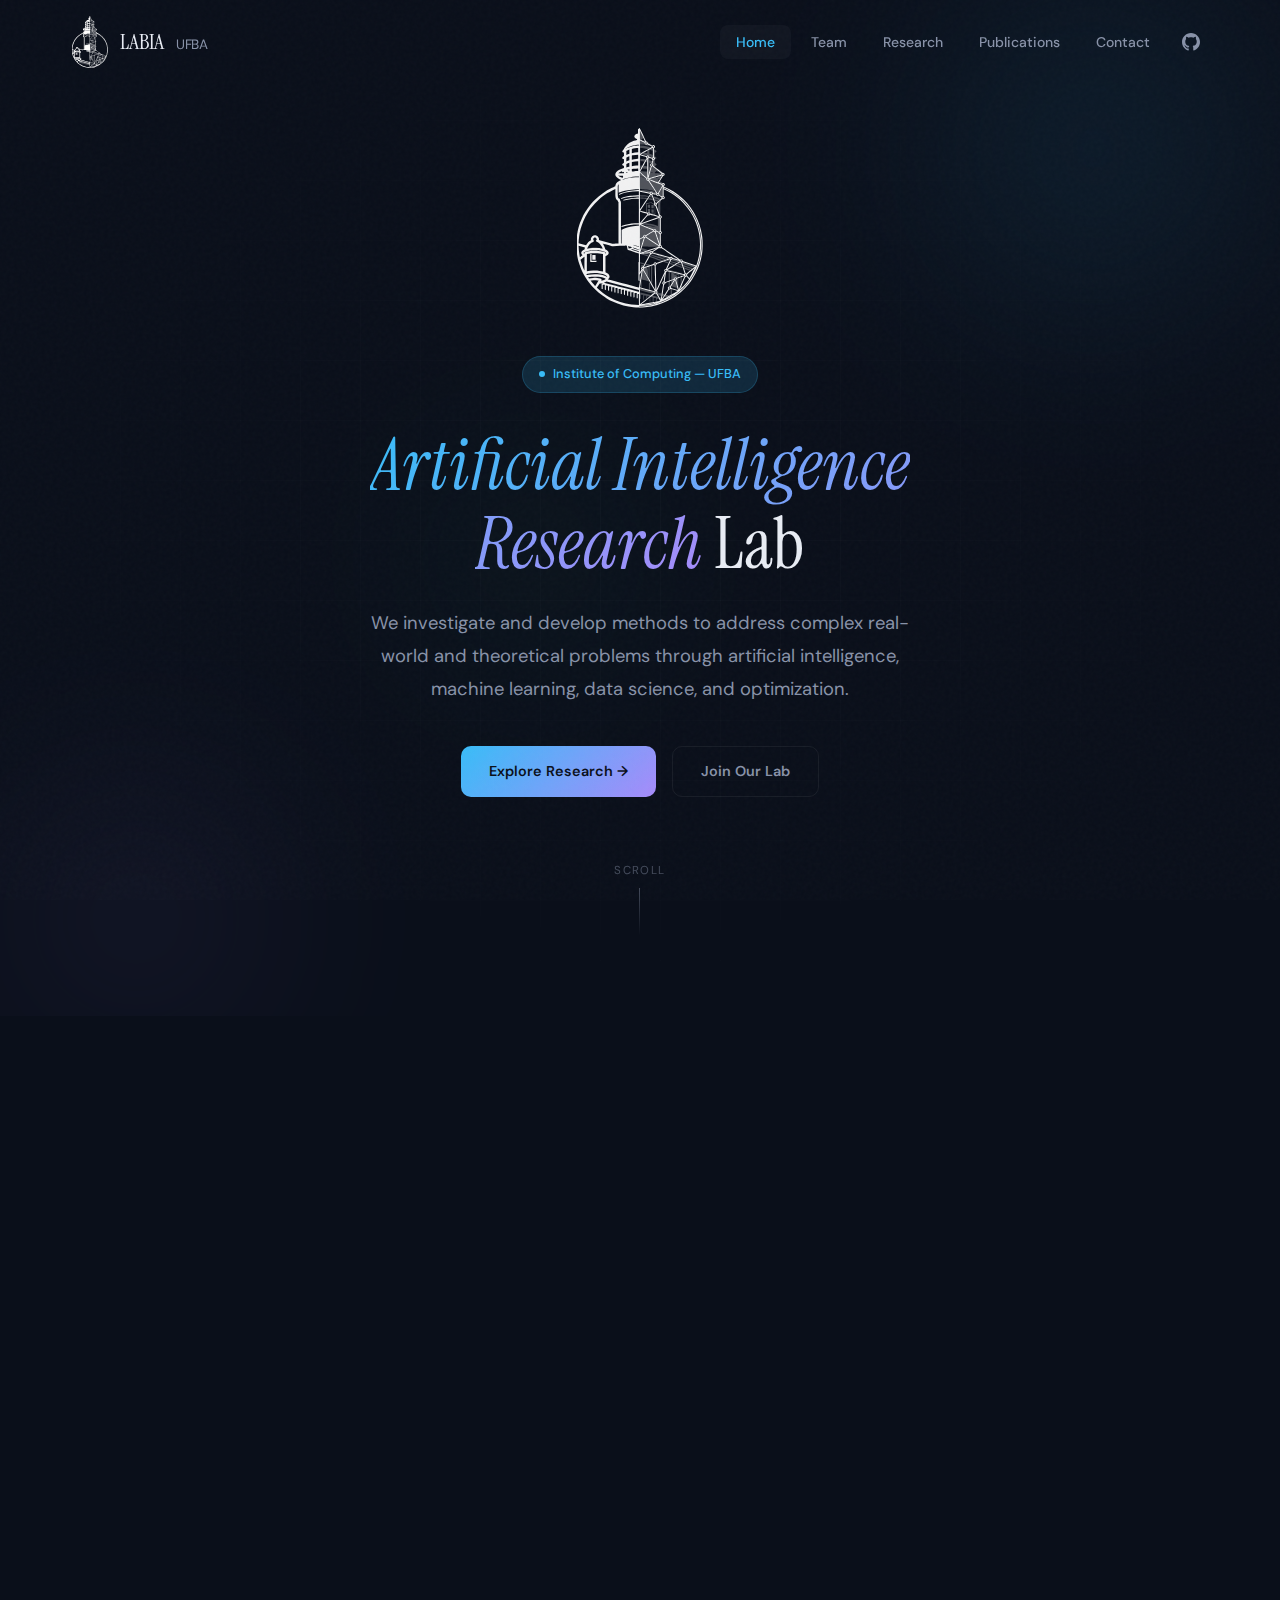
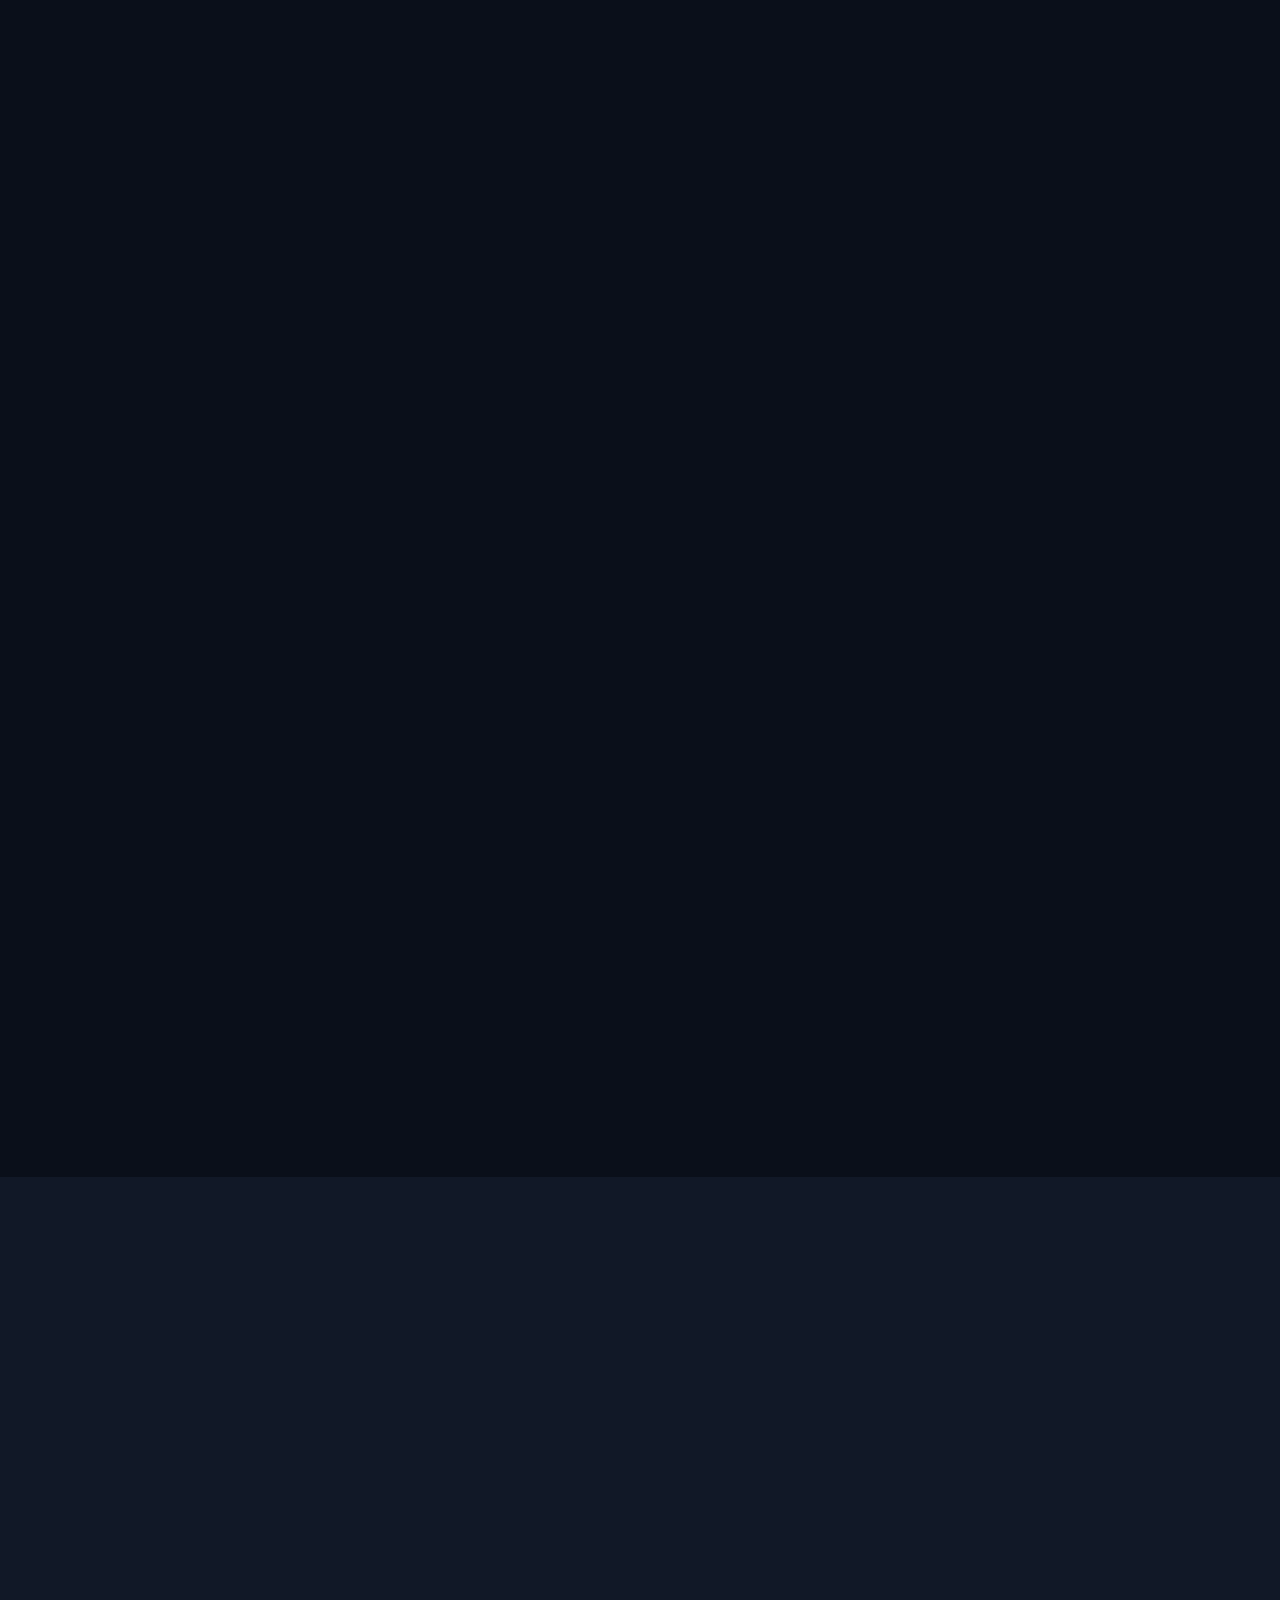
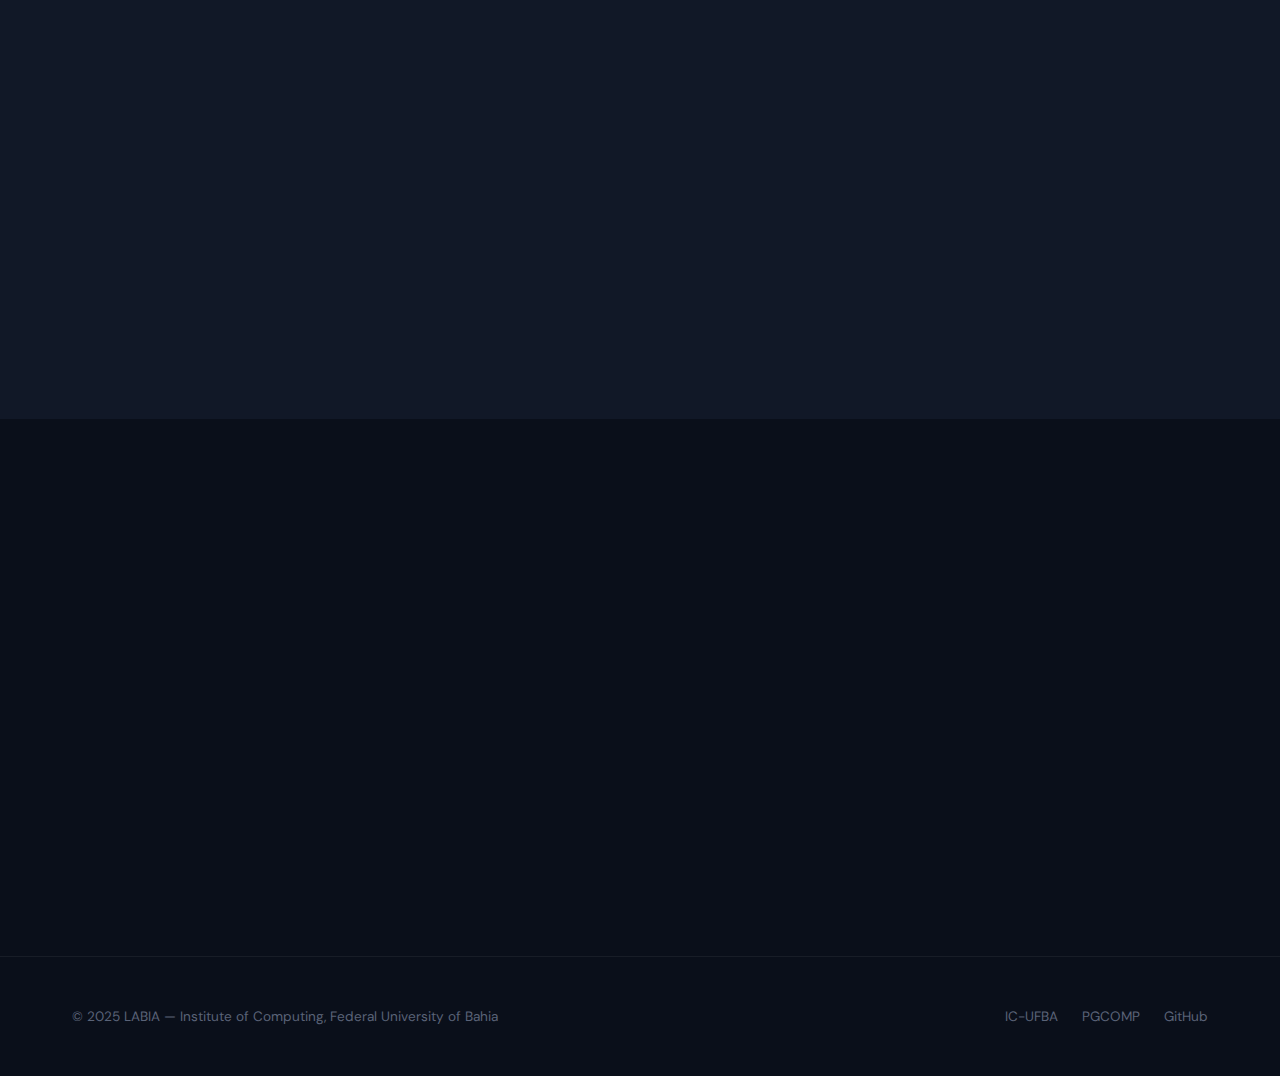
<file: index.html>
<!DOCTYPE html>
<html lang="en">
<head>
  <meta charset="UTF-8">
  <meta name="viewport" content="width=device-width, initial-scale=1.0">
  <title>LABIA — Computational Intelligence &amp; Optimization Lab | UFBA</title>
  <meta name="description" content="LABIA is a Computational Intelligence and Optimization research group at the Federal University of Bahia (UFBA), focused on AI, machine learning, data science, and deep learning.">
  <link rel="preconnect" href="https://fonts.googleapis.com">
  <link rel="preconnect" href="https://fonts.gstatic.com" crossorigin>
  <link rel="stylesheet" href="https://fonts.googleapis.com/css2?family=DM+Sans:ital,opsz,wght@0,9..40,300;0,9..40,400;0,9..40,500;0,9..40,600;0,9..40,700;1,9..40,400&family=Instrument+Serif:ital@0;1&display=swap">
  <link rel="stylesheet" href="assets/css/style.css">
  <link rel="apple-touch-icon" sizes="180x180" href="assets/img/favicon_io/apple-touch-icon.png">
  <link rel="icon" type="image/png" sizes="32x32" href="assets/img/favicon_io/favicon-32x32.png">
  <link rel="icon" type="image/png" sizes="16x16" href="assets/img/favicon_io/favicon-16x16.png">
  <link rel="manifest" href="assets/img/favicon_io/site.webmanifest">
</head>
<body>

  <!-- Navigation -->
  <nav class="navbar">
    <div class="container">
      <a href="index.html" class="nav-brand">
        <img src="assets/img/logo_white.svg" class="nav-brand-logo" alt="LABIA Logo">
        <span class="nav-brand-text">LABIA <span>UFBA</span></span>
      </a>
      <ul class="nav-links">
        <li><a href="index.html" class="active">Home</a></li>
        <li><a href="pages/team.html">Team</a></li>
        <li><a href="pages/research.html">Research</a></li>
        <li><a href="pages/publications.html">Publications</a></li>
        <li><a href="pages/contact.html">Contact</a></li>
        <li>
          <a href="https://github.com/LabIA-UFBA" class="nav-github" target="_blank" rel="noopener noreferrer" aria-label="GitHub">
            <svg xmlns="http://www.w3.org/2000/svg" width="20" height="20" viewBox="0 0 24 24"><g fill="currentColor"><path d="M12 0c-6.626 0-12 5.373-12 12 0 5.302 3.438 9.8 8.207 11.387.599.111.793-.261.793-.577v-2.234c-3.338.726-4.033-1.416-4.033-1.416-.546-1.387-1.333-1.756-1.333-1.756-1.089-.745.083-.729.083-.729 1.205.084 1.839 1.237 1.839 1.237 1.07 1.834 2.807 1.304 3.492.997.107-.775.418-1.305.762-1.604-2.665-.305-5.467-1.334-5.467-5.931 0-1.311.469-2.381 1.236-3.221-.124-.303-.535-1.524.117-3.176 0 0 1.008-.322 3.301 1.23.957-.266 1.983-.399 3.003-.404 1.02.005 2.047.138 3.006.404 2.291-1.552 3.297-1.23 3.297-1.23.653 1.653.242 2.874.118 3.176.77.84 1.235 1.911 1.235 3.221 0 4.609-2.807 5.624-5.479 5.921.43.372.823 1.102.823 2.222v3.293c0 .319.192.694.801.576 4.765-1.589 8.199-6.086 8.199-11.386 0-6.627-5.373-12-12-12z"></path></g></svg>
          </a>
        </li>
      </ul>
      <button class="nav-toggle" aria-label="Open menu">☰</button>
    </div>
  </nav>

  <!-- Mobile Menu -->
  <div class="mobile-menu">
    <button class="mobile-menu-close" aria-label="Close menu">✕</button>
    <a href="index.html">Home</a>
    <a href="pages/team.html">Team</a>
    <a href="pages/research.html">Research</a>
    <a href="pages/publications.html">Publications</a>
    <a href="pages/contact.html">Contact</a>
  </div>

  <!-- Hero Section -->
  <section class="hero">
    <div class="hero-bg">
      <div class="orb orb-1"></div>
      <div class="orb orb-2"></div>
      <div class="orb orb-3"></div>
      <div class="hero-grid"></div>
    </div>
    <div class="container">
      <div class="hero-content">
        <img src="assets/img/logo_white.svg" class="hero-logo" alt="LABIA">
        <div class="hero-badge">
          <span class="dot"></span>
          Institute of Computing — UFBA
        </div>
        <h1><em>Artificial Intelligence Research</em> Lab</h1>
        <p class="hero-description">
          We investigate and develop methods to address complex real-world and theoretical problems through artificial intelligence, machine learning, data science, and optimization.
        </p>
        <div class="hero-actions">
          <a href="pages/research.html" class="btn btn-primary">Explore Research →</a>
          <a href="pages/contact.html" class="btn btn-ghost">Join Our Lab</a>
        </div>
        <div class="hero-scroll">
          <span>Scroll</span>
          <div class="hero-scroll-line"></div>
        </div>
      </div>
    </div>
  </section>

  <!-- Stats -->
  <section class="container">
    <div class="stats-bar reveal">
      <div class="stat-item">
        <div class="stat-number">3</div>
        <div class="stat-label">Faculty Members</div>
      </div>
      <div class="stat-item">
        <div class="stat-number">6+</div>
        <div class="stat-label">Research Areas</div>
      </div>
      <div class="stat-item">
        <div class="stat-number">3</div>
        <div class="stat-label">Application Domains</div>
      </div>
      <div class="stat-item">
        <div class="stat-number">2015</div>
        <div class="stat-label">Established</div>
      </div>
    </div>
  </section>

  <!-- Research Areas -->
  <section class="section" id="research">
    <div class="container">
      <div class="reveal">
        <span class="section-label">What We Study</span>
        <h2 class="section-title">Research <em>Areas</em></h2>
        <p class="section-description">Our group focuses on the theory, application, and development of computational intelligence methods for automatic knowledge acquisition.</p>
      </div>
      <div class="areas-grid">
        <div class="area-card reveal">
          <div class="area-icon ai">🤖</div>
          <h3>Artificial Intelligence</h3>
          <p>Developing intelligent systems that can perceive, reason, and act in complex environments.</p>
          <div class="tags">
            <span class="tag">Knowledge Acquisition</span>
            <span class="tag">Intelligent Systems</span>
          </div>
        </div>
        <div class="area-card reveal">
          <div class="area-icon ml">🧠</div>
          <h3>Machine Learning</h3>
          <p>Time series analysis, dynamical systems, clustering, text mining, and chaos theory approaches.</p>
          <div class="tags">
            <span class="tag">Time Series</span>
            <span class="tag">Clustering</span>
            <span class="tag">Text Mining</span>
          </div>
        </div>
        <div class="area-card reveal">
          <div class="area-icon ds">📊</div>
          <h3>Data Science</h3>
          <p>Analysis of big data and temporal systems, extracting patterns and knowledge from complex datasets.</p>
          <div class="tags">
            <span class="tag">Big Data</span>
            <span class="tag">Pattern Recognition</span>
          </div>
        </div>
        <div class="area-card reveal">
          <div class="area-icon opt">⚡</div>
          <h3>Optimization</h3>
          <p>Single and multi-objective combinatorial optimization, evolutionary computation, and hybrid metaheuristics.</p>
          <div class="tags">
            <span class="tag">Metaheuristics</span>
            <span class="tag">Graph Theory</span>
          </div>
        </div>
      </div>
    </div>
  </section>

  <!-- Applications -->
  <section class="section" style="padding-top: 0;">
    <div class="container">
      <div class="reveal">
        <span class="section-label">Applications</span>
        <h2 class="section-title">Where We <em>Apply</em></h2>
      </div>
      <div class="app-grid reveal">
        <div class="app-card">
          <div class="app-emoji">🏥</div>
          <h3>Medicine</h3>
          <p>Applying computational intelligence to medical diagnostics and healthcare challenges.</p>
        </div>
        <div class="app-card">
          <div class="app-emoji">🧬</div>
          <h3>Bioinformatics</h3>
          <p>Leveraging AI for biological data analysis, genomics, and molecular research.</p>
        </div>
        <div class="app-card">
          <div class="app-emoji">🌍</div>
          <h3>Geoscience</h3>
          <p>Using data-driven methods for earth sciences, environmental modeling, and spatial analysis.</p>
        </div>
      </div>
    </div>
  </section>

  <!-- Faculty Preview -->
  <section class="section" style="background: var(--color-bg-alt);">
    <div class="container">
      <div class="reveal">
        <span class="section-label">Our Team</span>
        <h2 class="section-title">Meet the <em>Faculty</em></h2>
        <p class="section-description">Our research is led by experienced faculty members with international academic backgrounds.</p>
      </div>
      <div class="faculty-grid">
        <div class="faculty-card reveal">
          <div class="faculty-header">
            <img class="faculty-avatar" src="assets/img/team/rios.webp" alt="Ricardo Araújo Rios">
            <!-- <div class="faculty-avatar">R</div> -->
            <div>
              <div class="faculty-name">Ricardo Araújo Rios</div>
              <div class="faculty-role">Assistant Professor</div>
            </div>
          </div>
          <p class="faculty-bio">Time series analysis, dynamical systems, chaos theory, and machine learning. PhD from ICMC-USP with stays at Université de Montréal and Hong Kong PolyU.</p>
          <div class="faculty-links">
            <a href="https://scholar.google.com.br/citations?hl=pt-PT&user=esk3iMYAAAAJ&view_op=list_works&sortby=pubdate" class="faculty-link" target="_blank" rel="noopener noreferrer">Scholar</a>
            <a href="https://lattes.cnpq.br/0427387583450747" class="faculty-link" target="_blank" rel="noopener noreferrer">Lattes</a>
          </div>
        </div>
        <div class="faculty-card reveal">
          <div class="faculty-header">
            <img class="faculty-avatar" src="assets/img/team/nogueira.webp" alt="Tatiane Nogueira Rios">
            <!-- <div class="faculty-avatar" style="background: linear-gradient(135deg, #a78bfa, #34d399);">T</div> -->
            <div>
              <div class="faculty-name">Tatiane Nogueira Rios</div>
              <div class="faculty-role">Assistant Professor</div>
            </div>
          </div>
          <p class="faculty-bio">Fuzzy logic, clustering, text mining, and logic &amp; semantics of programs. PhD from ICMC-USP with stays at McGill and University of Granada.</p>
          <div class="faculty-links">
            <a href="https://scholar.google.com.br/citations?hl=pt-PT&user=TbGWmKIAAAAJ&view_op=list_works&sortby=pubdate" class="faculty-link" target="_blank" rel="noopener noreferrer">Scholar</a>
            <a href="https://lattes.cnpq.br/0851148137941240" class="faculty-link" target="_blank" rel="noopener noreferrer">Lattes</a>
          </div>
        </div>
        <div class="faculty-card reveal">
          <div class="faculty-header">
            <img class="faculty-avatar" src="assets/img/team/fernandes.webp" alt="Islame Felipe da C. Fernandes">
            <!-- <div class="faculty-avatar" style="background: linear-gradient(135deg, #34d399, #fbbf24);">F</div> -->
            <div>
              <div class="faculty-name">Islame Felipe da C. Fernandes</div>
              <div class="faculty-role">Assistant Professor</div>
            </div>
          </div>
          <p class="faculty-bio">Combinatorial optimization, evolutionary computation, hybrid metaheuristics, and graph theory. D.Sc from UFRN.</p>
          <div class="faculty-links">
            <a href="https://scholar.google.com.br/citations?user=6GgMiG4AAAAJ&hl=en" class="faculty-link" target="_blank" rel="noopener noreferrer">Scholar</a>
            <a href="https://lattes.cnpq.br/0058216016593116" class="faculty-link" target="_blank" rel="noopener noreferrer">Lattes</a>
          </div>
        </div>
      </div>
      <div style="text-align: center; margin-top: 3rem;" class="reveal">
        <a href="pages/team.html" class="btn btn-ghost">View Full Team →</a>
      </div>
    </div>
  </section>

  <!-- CTA -->
  <section class="cta-section">
    <div class="container">
      <div class="cta-box reveal">
        <h2 class="section-title">Interested in <em>Joining</em>?</h2>
        <p class="section-description">We welcome MSc., PhD, and Postdoc students. Check out our admission program and start your research journey with us.</p>
        <a href="pages/contact.html" class="btn btn-primary">Learn More →</a>
      </div>
    </div>
  </section>

  <!-- Footer -->
  <footer class="footer">
    <div class="container">
      <p class="footer-text">© 2025 LABIA — Institute of Computing, Federal University of Bahia</p>
      <div class="footer-links">
        <a href="https://computacao.ufba.br" target="_blank" rel="noopener noreferrer">IC-UFBA</a>
        <a href="https://pgcomp.ufba.br" target="_blank" rel="noopener noreferrer">PGCOMP</a>
        <a href="https://github.com/LabIA-UFBA" target="_blank" rel="noopener noreferrer">GitHub</a>
      </div>
    </div>
  </footer>

  <script src="js/main.js"></script>
</body>
</html>
</file>
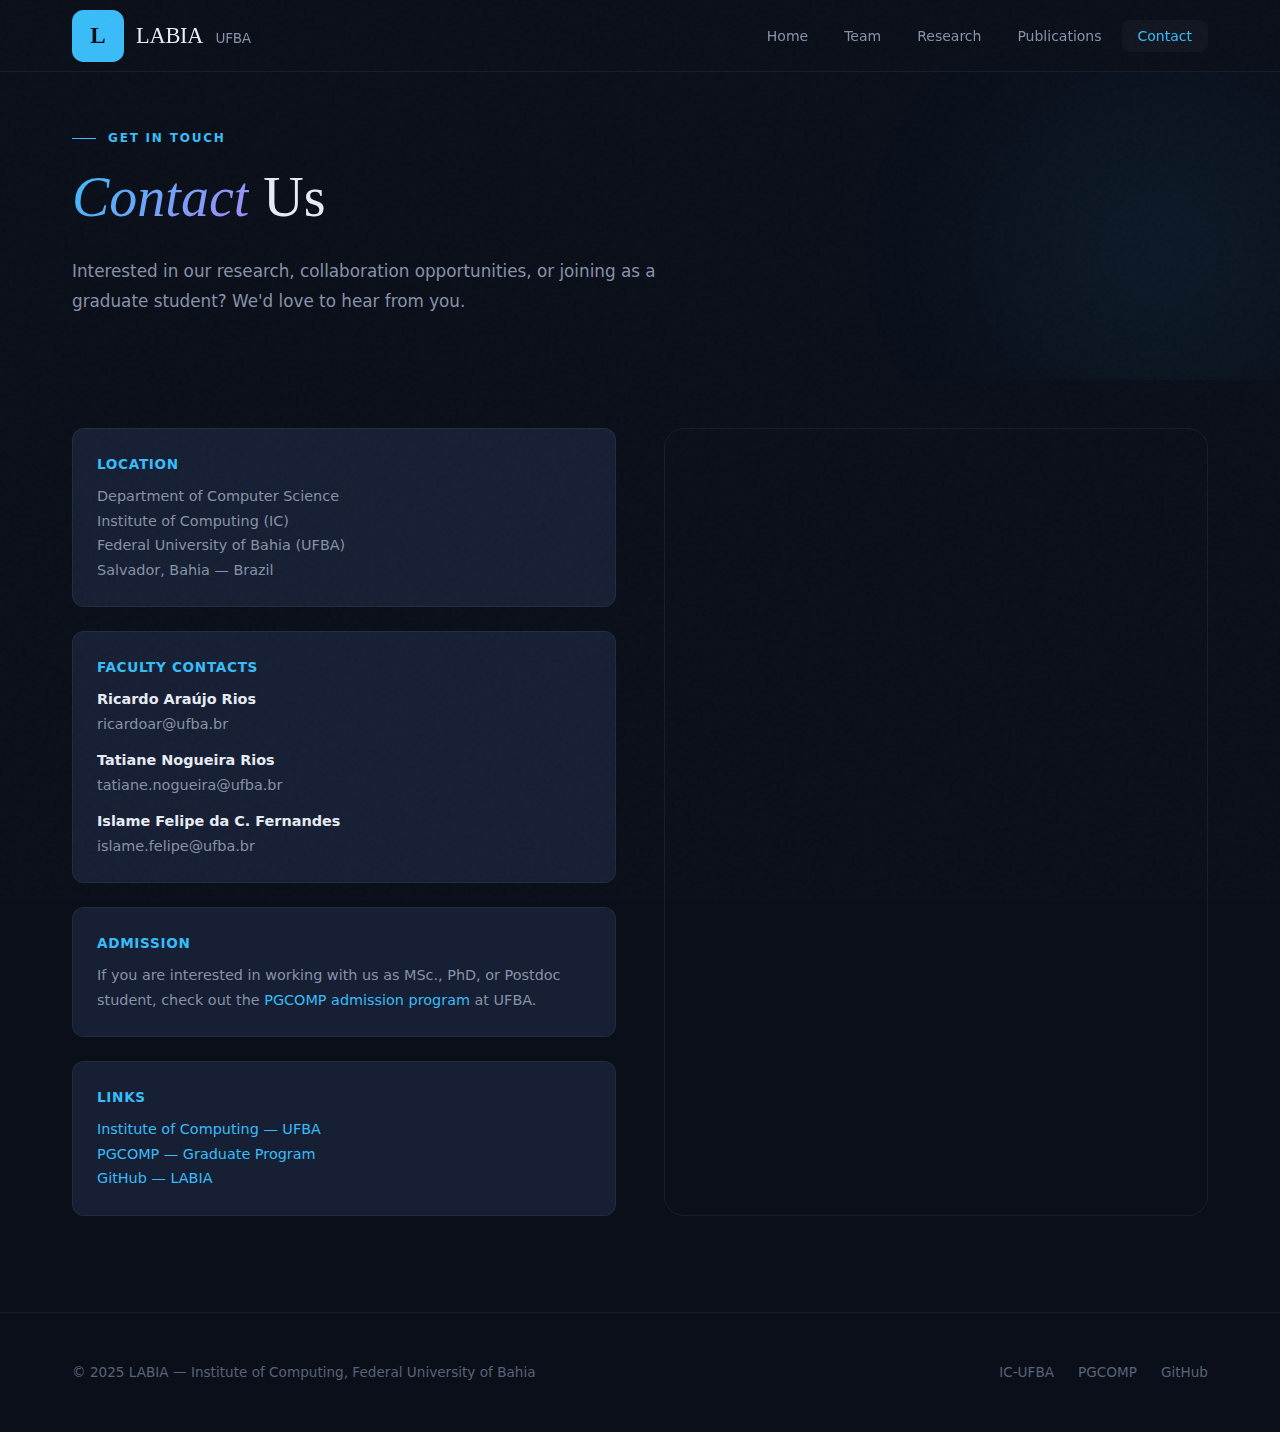
<file: pages/contact.html>
<!DOCTYPE html>
<html lang="en">
<head>
  <meta charset="UTF-8">
  <meta name="viewport" content="width=device-width, initial-scale=1.0">
  <title>Contact — LABIA | UFBA</title>
  <meta name="description" content="Contact information and location of the LABIA research group at UFBA.">
  <link rel="stylesheet" href="../assets/css/style.css">
  <link rel="icon" href="data:image/svg+xml,<svg xmlns='http://www.w3.org/2000/svg' viewBox='0 0 100 100'><text y='.9em' font-size='90'>🧠</text></svg>">
</head>
<body>

  <nav class="navbar scrolled">
    <div class="container">
      <a href="../index.html" class="nav-brand">
        <svg class="nav-brand-logo" viewBox="0 0 36 36" fill="none" xmlns="http://www.w3.org/2000/svg" width="36" height="36">
          <rect width="36" height="36" rx="8" fill="url(#g)"/>
          <text x="50%" y="54%" dominant-baseline="middle" text-anchor="middle" font-family="serif" font-size="16" font-weight="bold" fill="#0a0f1a">L</text>
          <defs><linearGradient id="g" x1="0" y1="0" x2="36" y2="36"><stop stop-color="#38bdf8"/><stop offset="1" stop-color="#a78bfa"/></linearGradient></defs>
        </svg>
        <span class="nav-brand-text">LABIA <span>UFBA</span></span>
      </a>
      <ul class="nav-links">
        <li><a href="../index.html">Home</a></li>
        <li><a href="team.html">Team</a></li>
        <li><a href="research.html">Research</a></li>
        <li><a href="publications.html">Publications</a></li>
        <li><a href="contact.html">Contact</a></li>
      </ul>
      <button class="nav-toggle" aria-label="Open menu">☰</button>
    </div>
  </nav>

  <div class="mobile-menu">
    <button class="mobile-menu-close" aria-label="Close menu">✕</button>
    <a href="../index.html">Home</a>
    <a href="team.html">Team</a>
    <a href="research.html">Research</a>
    <a href="publications.html">Publications</a>
    <a href="contact.html">Contact</a>
  </div>

  <section class="page-header">
    <div class="container">
      <span class="section-label">Get in Touch</span>
      <h1 class="section-title" style="font-size: clamp(2.2rem, 5vw, 3.5rem);"><em>Contact</em> Us</h1>
      <p class="section-description">Interested in our research, collaboration opportunities, or joining as a graduate student? We'd love to hear from you.</p>
    </div>
  </section>

  <section class="section" style="padding-top: 0;">
    <div class="container">
      <div class="contact-grid reveal">
        <div class="contact-info">
          <div class="contact-item">
            <h4>Location</h4>
            <p>Department of Computer Science<br>
            Institute of Computing (IC)<br>
            Federal University of Bahia (UFBA)<br>
            Salvador, Bahia — Brazil</p>
          </div>
          <div class="contact-item">
            <h4>Faculty Contacts</h4>
            <p>
              <strong style="color: var(--color-text);">Ricardo Araújo Rios</strong><br>
              ricardoar@ufba.br
            </p>
            <p style="margin-top: 0.75rem;">
              <strong style="color: var(--color-text);">Tatiane Nogueira Rios</strong><br>
              tatiane.nogueira@ufba.br
            </p>
            <p style="margin-top: 0.75rem;">
              <strong style="color: var(--color-text);">Islame Felipe da C. Fernandes</strong><br>
              islame.felipe@ufba.br
            </p>
          </div>
          <div class="contact-item">
            <h4>Admission</h4>
            <p>If you are interested in working with us as MSc., PhD, or Postdoc student, check out the <a href="https://pgcomp.ufba.br" target="_blank">PGCOMP admission program</a> at UFBA.</p>
          </div>
          <div class="contact-item">
            <h4>Links</h4>
            <p>
              <a href="https://computacao.ufba.br" target="_blank">Institute of Computing — UFBA</a><br>
              <a href="https://pgcomp.ufba.br" target="_blank">PGCOMP — Graduate Program</a><br>
              <a href="https://github.com/hjbramos/labia" target="_blank">GitHub — LABIA</a>
            </p>
          </div>
        </div>
        <div class="contact-map">
          <iframe
            src="https://www.google.com/maps/embed?pb=!1m18!1m12!1m3!1d3887.866!2d-38.507!3d-13.001!2m3!1f0!2f0!3f0!3m2!1i1024!2i768!4f13.1!3m3!1m2!1s0x7161b1f4!2sInstituto+de+Computa%C3%A7%C3%A3o+-+UFBA!5e0!3m2!1spt-BR!2sbr"
            allowfullscreen=""
            loading="lazy"
            referrerpolicy="no-referrer-when-downgrade"
            title="UFBA - Institute of Computing location">
          </iframe>
        </div>
      </div>
    </div>
  </section>

  <footer class="footer">
    <div class="container">
      <p class="footer-text">© 2025 LABIA — Institute of Computing, Federal University of Bahia</p>
      <div class="footer-links">
        <a href="https://computacao.ufba.br" target="_blank">IC-UFBA</a>
        <a href="https://pgcomp.ufba.br" target="_blank">PGCOMP</a>
        <a href="https://github.com/hjbramos/labia" target="_blank">GitHub</a>
      </div>
    </div>
  </footer>

  <script src="../js/main.js"></script>
</body>
</html>
</file>
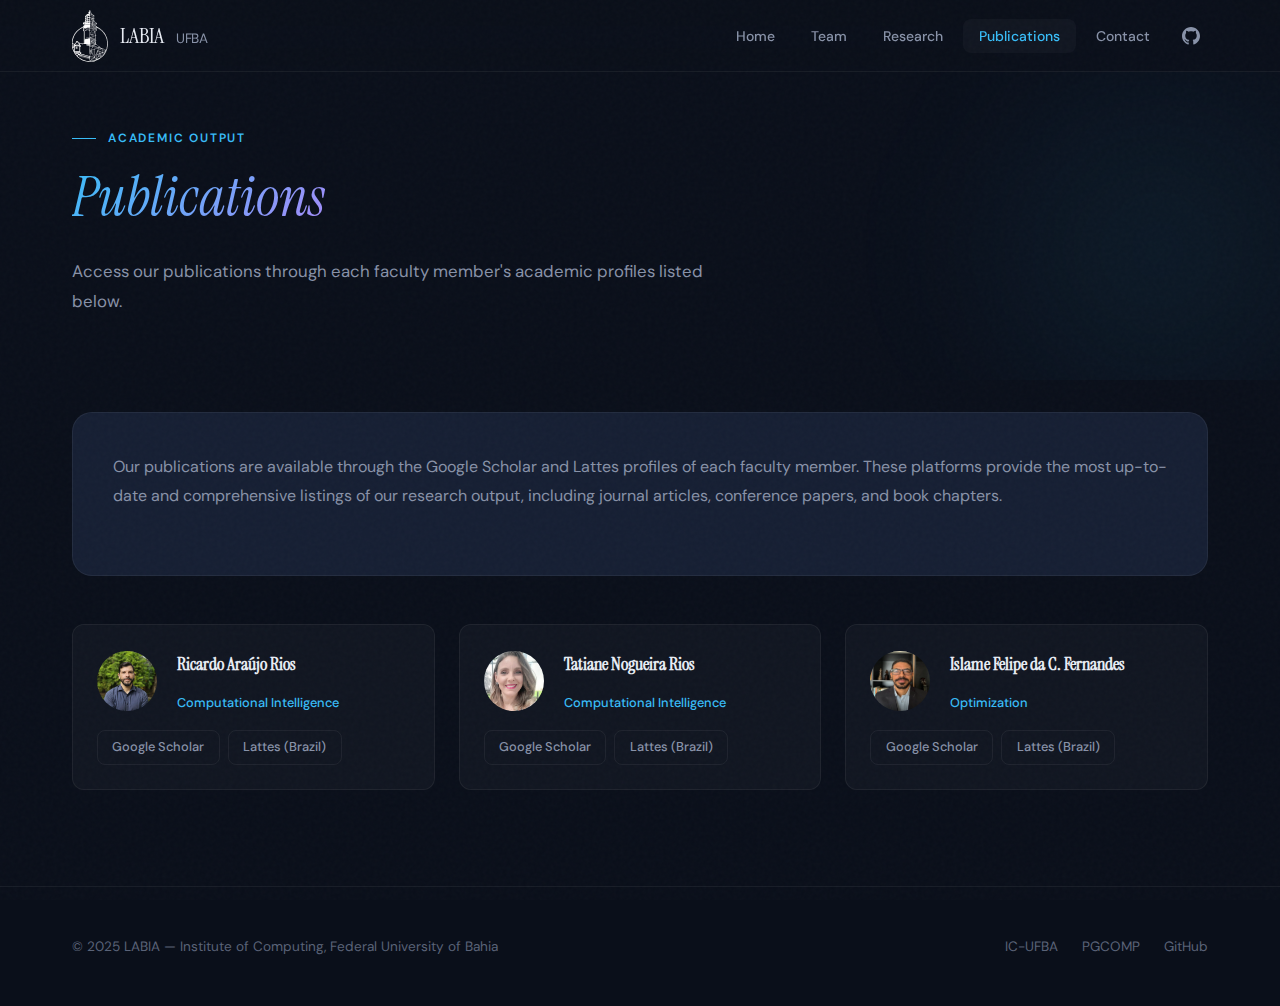
<file: pages/publications.html>
<!DOCTYPE html>
<html lang="en">
<head>
  <meta charset="UTF-8">
  <meta name="viewport" content="width=device-width, initial-scale=1.0">
  <title>Publications — LABIA | UFBA</title>
  <meta name="description" content="Publications and academic output from the LABIA research group at UFBA.">
  <link rel="preconnect" href="https://fonts.googleapis.com">
  <link rel="preconnect" href="https://fonts.gstatic.com" crossorigin>
  <link rel="stylesheet" href="https://fonts.googleapis.com/css2?family=DM+Sans:ital,opsz,wght@0,9..40,300;0,9..40,400;0,9..40,500;0,9..40,600;0,9..40,700;1,9..40,400&family=Instrument+Serif:ital@0;1&display=swap">
  <link rel="stylesheet" href="../assets/css/style.css">
  <link rel="apple-touch-icon" sizes="180x180" href="../assets/img/favicon_io/apple-touch-icon.png">
  <link rel="icon" type="image/png" sizes="32x32" href="../assets/img/favicon_io/favicon-32x32.png">
  <link rel="icon" type="image/png" sizes="16x16" href="../assets/img/favicon_io/favicon-16x16.png">
  <link rel="manifest" href="../assets/img/favicon_io/site.webmanifest">
</head>
<body>

  <nav class="navbar scrolled">
    <div class="container">
      <a href="../index.html" class="nav-brand">
        <img src="../assets/img/logo_white.svg" class="nav-brand-logo" alt="LABIA Logo">
        <span class="nav-brand-text">LABIA <span>UFBA</span></span>
      </a>
      <ul class="nav-links">
        <li><a href="../index.html">Home</a></li>
        <li><a href="team.html">Team</a></li>
        <li><a href="research.html">Research</a></li>
        <li><a href="publications.html">Publications</a></li>
        <li><a href="contact.html">Contact</a></li>
        <li>
          <a href="https://github.com/LabIA-UFBA" class="nav-github" target="_blank" rel="noopener noreferrer" aria-label="GitHub">
            <svg xmlns="http://www.w3.org/2000/svg" width="20" height="20" viewBox="0 0 24 24"><g fill="currentColor"><path d="M12 0c-6.626 0-12 5.373-12 12 0 5.302 3.438 9.8 8.207 11.387.599.111.793-.261.793-.577v-2.234c-3.338.726-4.033-1.416-4.033-1.416-.546-1.387-1.333-1.756-1.333-1.756-1.089-.745.083-.729.083-.729 1.205.084 1.839 1.237 1.839 1.237 1.07 1.834 2.807 1.304 3.492.997.107-.775.418-1.305.762-1.604-2.665-.305-5.467-1.334-5.467-5.931 0-1.311.469-2.381 1.236-3.221-.124-.303-.535-1.524.117-3.176 0 0 1.008-.322 3.301 1.23.957-.266 1.983-.399 3.003-.404 1.02.005 2.047.138 3.006.404 2.291-1.552 3.297-1.23 3.297-1.23.653 1.653.242 2.874.118 3.176.77.84 1.235 1.911 1.235 3.221 0 4.609-2.807 5.624-5.479 5.921.43.372.823 1.102.823 2.222v3.293c0 .319.192.694.801.576 4.765-1.589 8.199-6.086 8.199-11.386 0-6.627-5.373-12-12-12z"></path></g></svg>
          </a>
        </li>
      </ul>
      <button class="nav-toggle" aria-label="Open menu">☰</button>
    </div>
  </nav>

  <div class="mobile-menu">
    <button class="mobile-menu-close" aria-label="Close menu">✕</button>
    <a href="../index.html">Home</a>
    <a href="team.html">Team</a>
    <a href="research.html">Research</a>
    <a href="publications.html">Publications</a>
    <a href="contact.html">Contact</a>
  </div>

  <section class="page-header">
    <div class="container">
      <span class="section-label">Academic Output</span>
      <h1 class="section-title" style="font-size: clamp(2.2rem, 5vw, 3.5rem);"><em>Publications</em></h1>
      <p class="section-description">Access our publications through each faculty member's academic profiles listed below.</p>
    </div>
  </section>

  <section class="section" style="padding-top: 0;">
    <div class="container">
      <div class="pub-note reveal">
        <p>Our publications are available through the Google Scholar and Lattes profiles of each faculty member. These platforms provide the most up-to-date and comprehensive listings of our research output, including journal articles, conference papers, and book chapters.</p>
      </div>

      <div class="pub-faculty-links" style="margin-top: 3rem;">

        <!-- Ricardo -->
        <div class="pub-faculty-item reveal">
          <div class="faculty-header" style="margin-bottom: 1rem;">
            <img class="faculty-avatar" src="../assets/img/team/rios.webp" alt="Ricardo Araújo Rios">
            <!-- <div class="faculty-avatar">R</div> -->
            <div>
              <h3 style="font-family: var(--font-display); font-size: 1.15rem;">Ricardo Araújo Rios</h3>
              <div class="faculty-role">Computational Intelligence</div>
            </div>
          </div>
          <div class="faculty-links">
            <a href="https://scholar.google.com.br/citations?hl=pt-PT&user=esk3iMYAAAAJ&view_op=list_works&sortby=pubdate" class="faculty-link" target="_blank" rel="noopener noreferrer">Google Scholar</a>
            <a href="https://lattes.cnpq.br/0427387583450747" class="faculty-link" target="_blank" rel="noopener noreferrer">Lattes (Brazil)</a>
            <!-- <a href="#" class="faculty-link" target="_blank">Website</a> -->
          </div>
        </div>

        <!-- Tatiane -->
        <div class="pub-faculty-item reveal">
          <div class="faculty-header" style="margin-bottom: 1rem;">
            <img class="faculty-avatar" src="../assets/img/team/nogueira.webp" alt="Tatiane Nogueira Rios">
            <!-- <div class="faculty-avatar" style="background: linear-gradient(135deg, #a78bfa, #34d399);">T</div> -->
            <div>
              <h3 style="font-family: var(--font-display); font-size: 1.15rem;">Tatiane Nogueira Rios</h3>
              <div class="faculty-role">Computational Intelligence</div>
            </div>
          </div>
          <div class="faculty-links">
            <a href="https://scholar.google.com.br/citations?hl=pt-PT&user=TbGWmKIAAAAJ&view_op=list_works&sortby=pubdate" class="faculty-link" target="_blank" rel="noopener noreferrer">Google Scholar</a>
            <a href="https://lattes.cnpq.br/0851148137941240" class="faculty-link" target="_blank" rel="noopener noreferrer">Lattes (Brazil)</a>
            <!-- <a href="#" class="faculty-link" target="_blank">Website</a> -->
          </div>
        </div>

        <!-- Felipe -->
        <div class="pub-faculty-item reveal">
          <div class="faculty-header" style="margin-bottom: 1rem;">
            <img class="faculty-avatar" src="../assets/img/team/fernandes.webp" alt="Islame Felipe da Costa Fernandes">
            <!-- <div class="faculty-avatar" style="background: linear-gradient(135deg, #34d399, #fbbf24);">F</div> -->
            <div>
              <h3 style="font-family: var(--font-display); font-size: 1.15rem;">Islame Felipe da C. Fernandes</h3>
              <div class="faculty-role">Optimization</div>
            </div>
          </div>
          <div class="faculty-links">
            <a href="https://scholar.google.com.br/citations?user=6GgMiG4AAAAJ&hl=en" class="faculty-link" target="_blank" rel="noopener noreferrer">Google Scholar</a>
            <a href="https://lattes.cnpq.br/0058216016593116" class="faculty-link" target="_blank" rel="noopener noreferrer">Lattes (Brazil)</a>
            <!-- <a href="#" class="faculty-link" target="_blank">Website</a> -->
          </div>
        </div>

      </div>
    </div>
  </section>

  <footer class="footer">
    <div class="container">
      <p class="footer-text">© 2025 LABIA — Institute of Computing, Federal University of Bahia</p>
      <div class="footer-links">
        <a href="https://computacao.ufba.br" target="_blank" rel="noopener noreferrer">IC-UFBA</a>
        <a href="https://pgcomp.ufba.br" target="_blank" rel="noopener noreferrer">PGCOMP</a>
        <a href="https://github.com/LabIA-UFBA" target="_blank" rel="noopener noreferrer">GitHub</a>
      </div>
    </div>
  </footer>

  <script src="../js/main.js"></script>
</body>
</html>
</file>
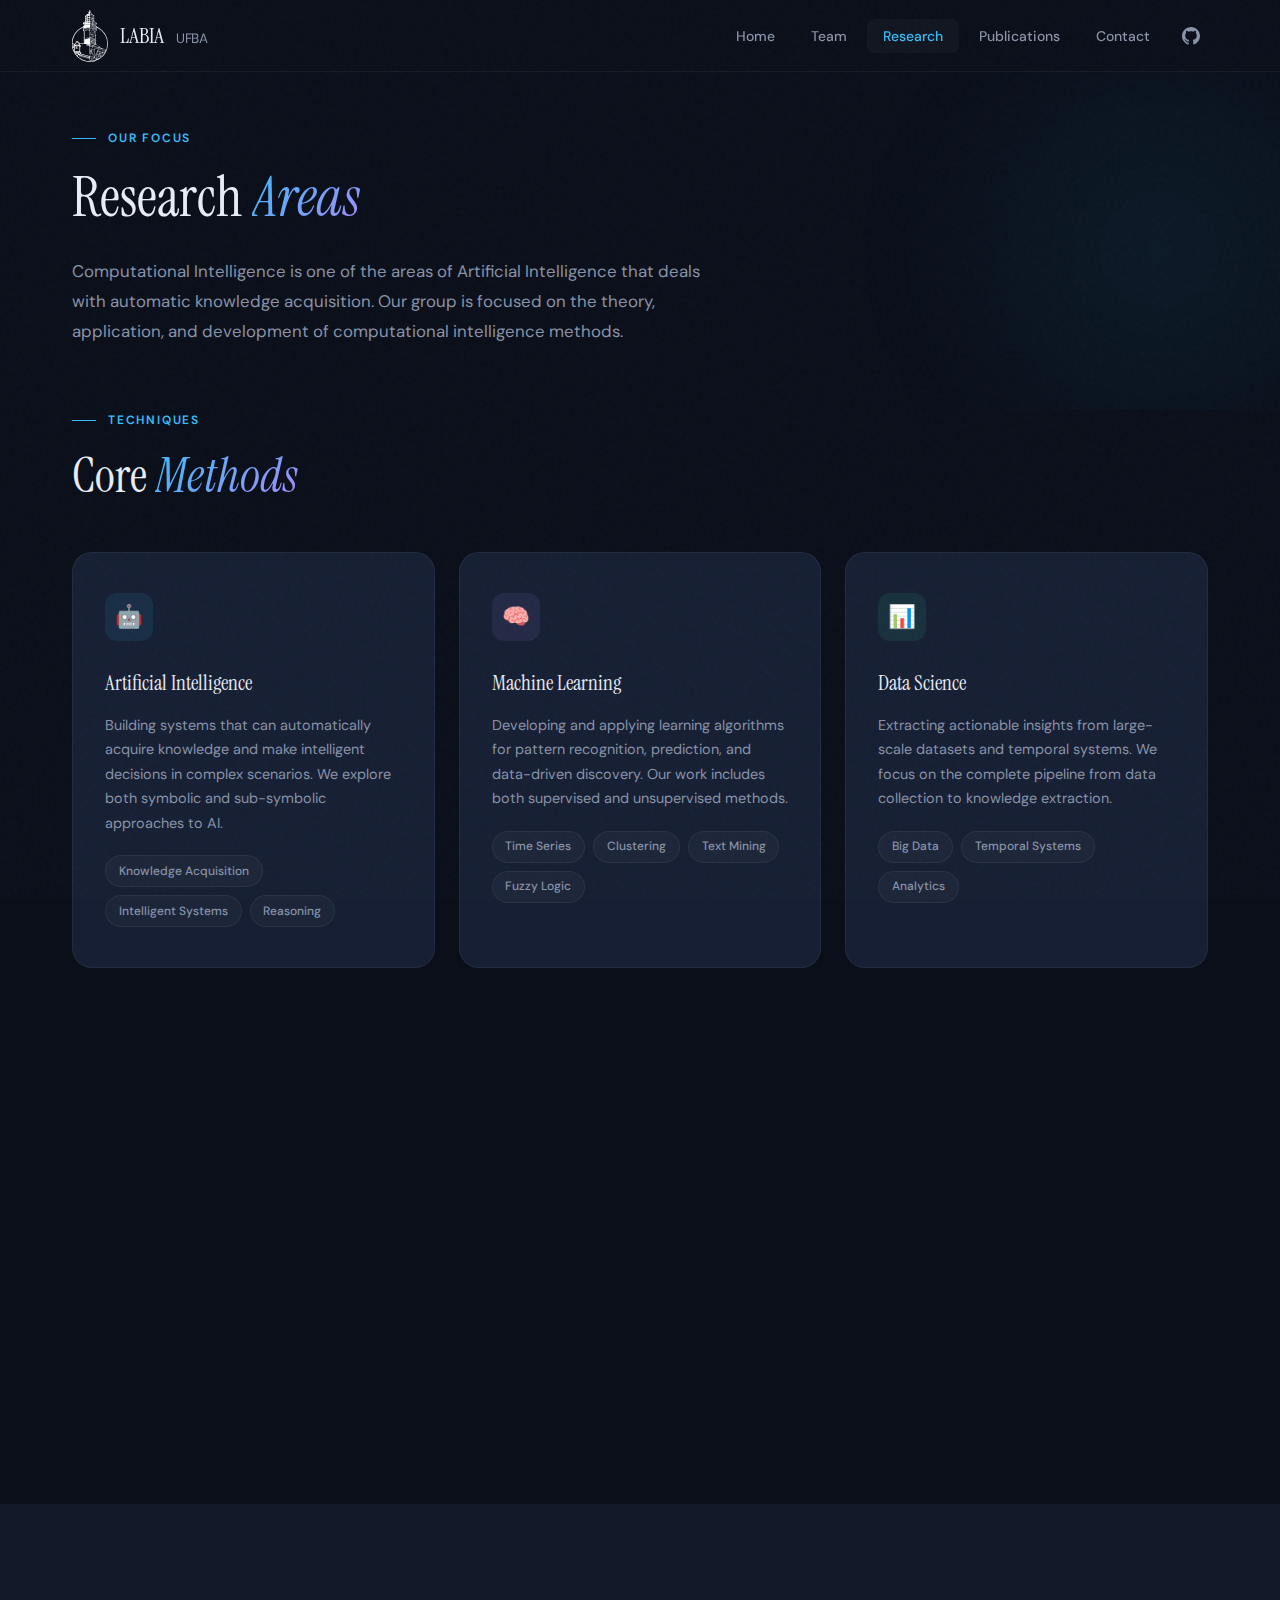
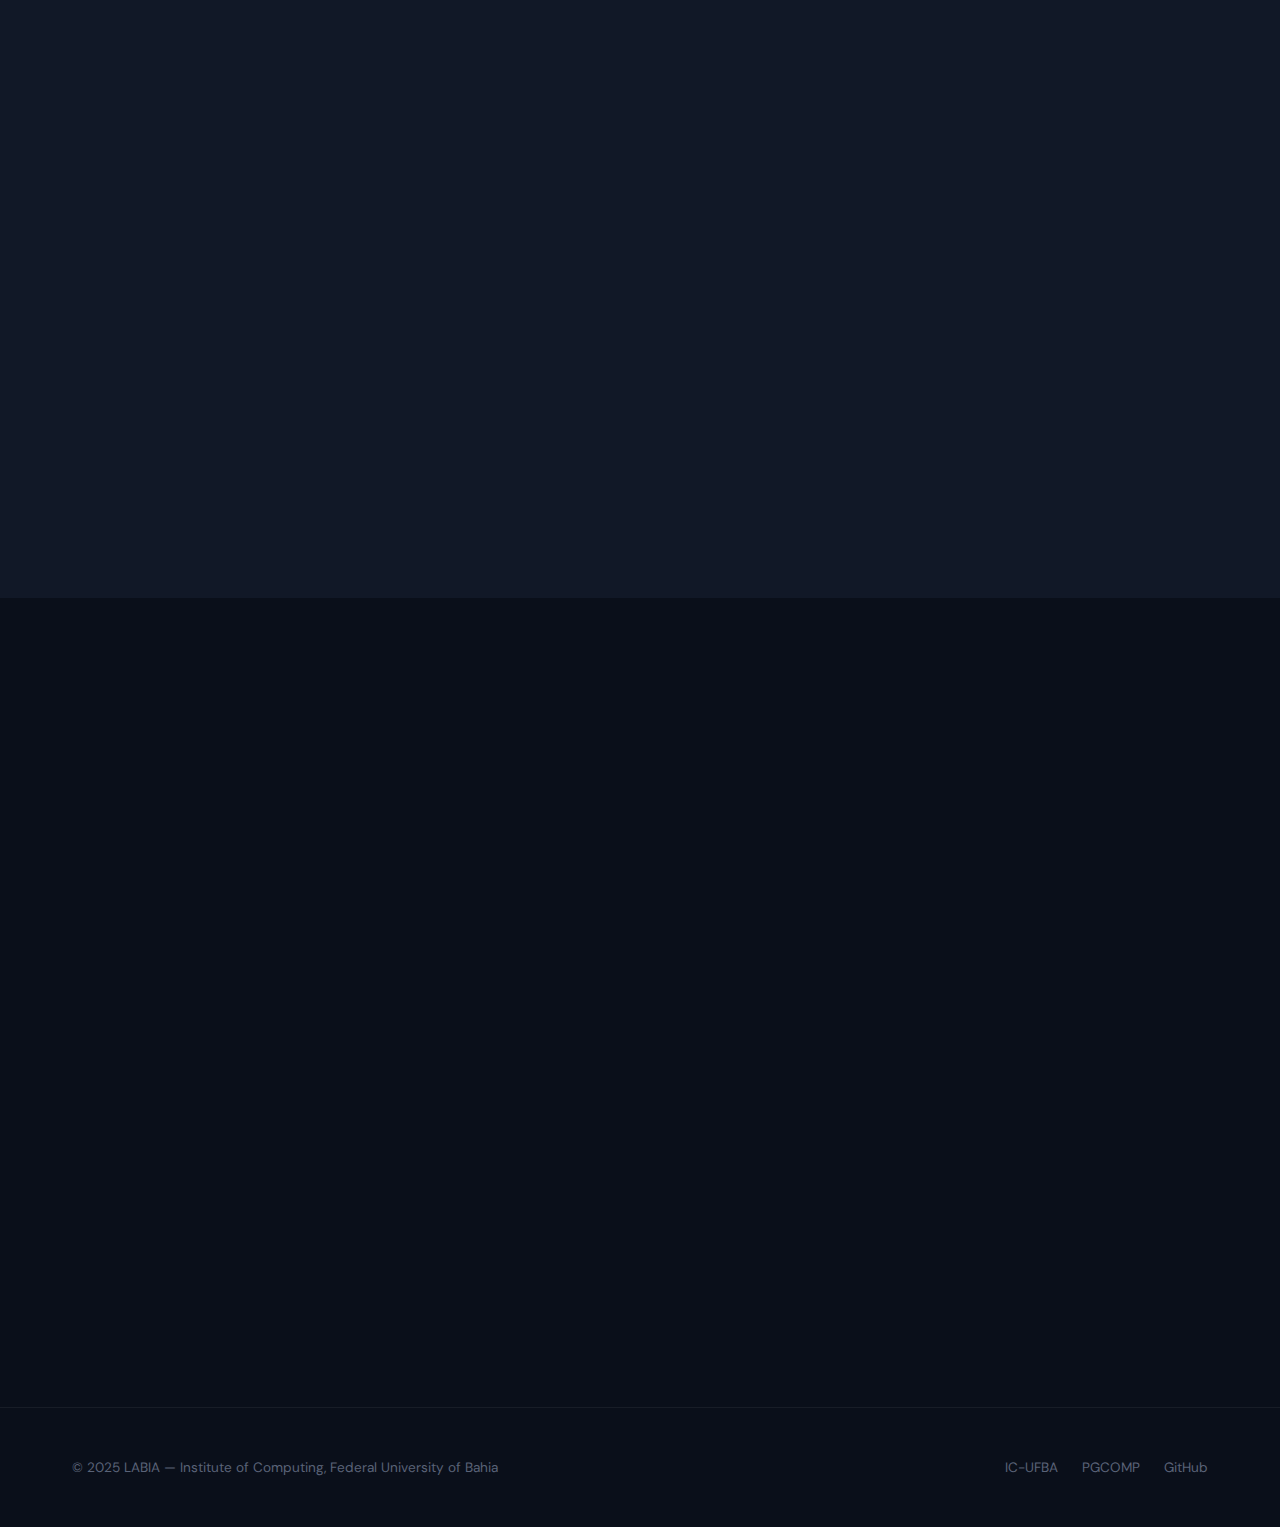
<file: pages/research.html>
<!DOCTYPE html>
<html lang="en">
<head>
  <meta charset="UTF-8">
  <meta name="viewport" content="width=device-width, initial-scale=1.0">
  <title>Research — LABIA | UFBA</title>
  <meta name="description" content="Research areas and application domains of the LABIA group at UFBA.">
  <link rel="preconnect" href="https://fonts.googleapis.com">
  <link rel="preconnect" href="https://fonts.gstatic.com" crossorigin>
  <link rel="stylesheet" href="https://fonts.googleapis.com/css2?family=DM+Sans:ital,opsz,wght@0,9..40,300;0,9..40,400;0,9..40,500;0,9..40,600;0,9..40,700;1,9..40,400&family=Instrument+Serif:ital@0;1&display=swap">
  <link rel="stylesheet" href="../assets/css/style.css">
  <link rel="apple-touch-icon" sizes="180x180" href="../assets/img/favicon_io/apple-touch-icon.png">
  <link rel="icon" type="image/png" sizes="32x32" href="../assets/img/favicon_io/favicon-32x32.png">
  <link rel="icon" type="image/png" sizes="16x16" href="../assets/img/favicon_io/favicon-16x16.png">
  <link rel="manifest" href="../assets/img/favicon_io/site.webmanifest">
</head>
<body>

  <nav class="navbar scrolled">
    <div class="container">
      <a href="../index.html" class="nav-brand">
        <img src="../assets/img/logo_white.svg" class="nav-brand-logo" alt="LABIA Logo">
        <span class="nav-brand-text">LABIA <span>UFBA</span></span>
      </a>
      <ul class="nav-links">
        <li><a href="../index.html">Home</a></li>
        <li><a href="team.html">Team</a></li>
        <li><a href="research.html">Research</a></li>
        <li><a href="publications.html">Publications</a></li>
        <li><a href="contact.html">Contact</a></li>
        <li>
          <a href="https://github.com/LabIA-UFBA" class="nav-github" target="_blank" rel="noopener noreferrer" aria-label="GitHub">
            <svg xmlns="http://www.w3.org/2000/svg" width="20" height="20" viewBox="0 0 24 24"><g fill="currentColor"><path d="M12 0c-6.626 0-12 5.373-12 12 0 5.302 3.438 9.8 8.207 11.387.599.111.793-.261.793-.577v-2.234c-3.338.726-4.033-1.416-4.033-1.416-.546-1.387-1.333-1.756-1.333-1.756-1.089-.745.083-.729.083-.729 1.205.084 1.839 1.237 1.839 1.237 1.07 1.834 2.807 1.304 3.492.997.107-.775.418-1.305.762-1.604-2.665-.305-5.467-1.334-5.467-5.931 0-1.311.469-2.381 1.236-3.221-.124-.303-.535-1.524.117-3.176 0 0 1.008-.322 3.301 1.23.957-.266 1.983-.399 3.003-.404 1.02.005 2.047.138 3.006.404 2.291-1.552 3.297-1.23 3.297-1.23.653 1.653.242 2.874.118 3.176.77.84 1.235 1.911 1.235 3.221 0 4.609-2.807 5.624-5.479 5.921.43.372.823 1.102.823 2.222v3.293c0 .319.192.694.801.576 4.765-1.589 8.199-6.086 8.199-11.386 0-6.627-5.373-12-12-12z"></path></g></svg>
          </a>
        </li>
      </ul>
      <button class="nav-toggle" aria-label="Open menu">☰</button>
    </div>
  </nav>

  <div class="mobile-menu">
    <button class="mobile-menu-close" aria-label="Close menu">✕</button>
    <a href="../index.html">Home</a>
    <a href="team.html">Team</a>
    <a href="research.html">Research</a>
    <a href="publications.html">Publications</a>
    <a href="contact.html">Contact</a>
  </div>

  <section class="page-header">
    <div class="container">
      <span class="section-label">Our Focus</span>
      <h1 class="section-title" style="font-size: clamp(2.2rem, 5vw, 3.5rem);">Research <em>Areas</em></h1>
      <p class="section-description">Computational Intelligence is one of the areas of Artificial Intelligence that deals with automatic knowledge acquisition. Our group is focused on the theory, application, and development of computational intelligence methods.</p>
    </div>
  </section>

  <!-- Core Techniques -->
  <section class="section" style="padding-top: 0;">
    <div class="container">
      <div class="reveal">
        <span class="section-label">Techniques</span>
        <h2 class="section-title">Core <em>Methods</em></h2>
      </div>
      <div class="areas-grid">
        <div class="area-card reveal">
          <div class="area-icon ai">🤖</div>
          <h3>Artificial Intelligence</h3>
          <p>Building systems that can automatically acquire knowledge and make intelligent decisions in complex scenarios. We explore both symbolic and sub-symbolic approaches to AI.</p>
          <div class="tags">
            <span class="tag">Knowledge Acquisition</span>
            <span class="tag">Intelligent Systems</span>
            <span class="tag">Reasoning</span>
          </div>
        </div>
        <div class="area-card reveal">
          <div class="area-icon ml">🧠</div>
          <h3>Machine Learning</h3>
          <p>Developing and applying learning algorithms for pattern recognition, prediction, and data-driven discovery. Our work includes both supervised and unsupervised methods.</p>
          <div class="tags">
            <span class="tag">Time Series</span>
            <span class="tag">Clustering</span>
            <span class="tag">Text Mining</span>
            <span class="tag">Fuzzy Logic</span>
          </div>
        </div>
        <div class="area-card reveal">
          <div class="area-icon ds">📊</div>
          <h3>Data Science</h3>
          <p>Extracting actionable insights from large-scale datasets and temporal systems. We focus on the complete pipeline from data collection to knowledge extraction.</p>
          <div class="tags">
            <span class="tag">Big Data</span>
            <span class="tag">Temporal Systems</span>
            <span class="tag">Analytics</span>
          </div>
        </div>
        <div class="area-card reveal">
          <div class="area-icon" style="background: rgba(244, 63, 94, 0.1); color: #f43f5e;">🔬</div>
          <h3>Deep Learning</h3>
          <p>Leveraging deep neural network architectures for complex representation learning, including applications in vision, natural language, and structured data.</p>
          <div class="tags">
            <span class="tag">Neural Networks</span>
            <span class="tag">Representation Learning</span>
          </div>
        </div>
        <div class="area-card reveal">
          <div class="area-icon opt">⚡</div>
          <h3>Optimization</h3>
          <p>Theory, models, and algorithms for different optimization problems. We study both single- and multi-objective combinatorial optimization using evolutionary and hybrid approaches.</p>
          <div class="tags">
            <span class="tag">Metaheuristics</span>
            <span class="tag">Evolutionary Computation</span>
            <span class="tag">Graph Theory</span>
          </div>
        </div>
        <div class="area-card reveal">
          <div class="area-icon" style="background: rgba(251, 191, 36, 0.1); color: #fbbf24;">🌀</div>
          <h3>Dynamical Systems</h3>
          <p>Analyzing complex dynamical systems and chaos theory for understanding temporal patterns and predicting system behavior.</p>
          <div class="tags">
            <span class="tag">Chaos Theory</span>
            <span class="tag">Time Series Analysis</span>
          </div>
        </div>
      </div>
    </div>
  </section>

  <!-- Applications -->
  <section class="section" style="background: var(--color-bg-alt);">
    <div class="container">
      <div class="reveal">
        <span class="section-label">Domains</span>
        <h2 class="section-title">Application <em>Areas</em></h2>
        <p class="section-description">We apply our computational intelligence and optimization methods to solve real-world problems in diverse domains.</p>
      </div>
      <div class="app-grid reveal">
        <div class="app-card">
          <div class="app-emoji">🏥</div>
          <h3>Medicine</h3>
          <p>Applying computational intelligence to medical diagnostics, clinical decision support, and healthcare data analysis.</p>
        </div>
        <div class="app-card">
          <div class="app-emoji">🧬</div>
          <h3>Bioinformatics</h3>
          <p>Leveraging AI and machine learning for biological data analysis, genomics, proteomics, and molecular research.</p>
        </div>
        <div class="app-card">
          <div class="app-emoji">🌍</div>
          <h3>Geoscience</h3>
          <p>Using data-driven and optimization methods for earth sciences, environmental modeling, and geospatial analysis.</p>
        </div>
      </div>
    </div>
  </section>

  <!-- About the Lab -->
  <section class="section">
    <div class="container">
      <div class="reveal">
        <span class="section-label">About</span>
        <h2 class="section-title">Our <em>Mission</em></h2>
      </div>
      <div class="about-content reveal">
        <div class="about-text">
          <p>The LABIA research group is a team at the Department of Computer Science from the Institute of Computing, Federal University of Bahia, Brazil, created with the purpose of developing high-quality research in several complementary domains.</p>
          <p>We study automatic knowledge acquisition; theory, models, and algorithms for different optimization problems; analysis of big data and temporal systems; and intelligent allocation of computing resources.</p>
          <p>The group is focused on the investigation and development of methods to address both complex real-world and theoretical problems to which traditional computational approaches cannot be applied very successfully.</p>
        </div>
        <div class="about-highlights">
          <div class="about-highlight">
            <h4>Interdisciplinary Approach</h4>
            <p>We combine expertise from computational intelligence, optimization, and data science to tackle problems that span multiple disciplines.</p>
          </div>
          <div class="about-highlight">
            <h4>International Collaboration</h4>
            <p>Our faculty has research experience at institutions across Canada, China, and Spain, fostering a global perspective in our work.</p>
          </div>
          <div class="about-highlight">
            <h4>Student Opportunities</h4>
            <p>We welcome MSc., PhD, and Postdoc students interested in joining our research. Check our admission program for details.</p>
          </div>
        </div>
      </div>
    </div>
  </section>

  <footer class="footer">
    <div class="container">
      <p class="footer-text">© 2025 LABIA — Institute of Computing, Federal University of Bahia</p>
      <div class="footer-links">
        <a href="https://computacao.ufba.br" target="_blank" rel="noopener noreferrer">IC-UFBA</a>
        <a href="https://pgcomp.ufba.br" target="_blank" rel="noopener noreferrer">PGCOMP</a>
        <a href="https://github.com/LabIA-UFBA" target="_blank" rel="noopener noreferrer">GitHub</a>
      </div>
    </div>
  </footer>

  <script src="../js/main.js"></script>
</body>
</html>
</file>
<file: assets/css/style.css>
/* ============================================
   LABIA - UFBA | Main Stylesheet
   ============================================ */


/* --- CSS Variables --- */
:root {
  --color-bg: #0a0f1a;
  --color-bg-alt: #111827;
  --color-bg-card: #161f33;
  --color-bg-card-hover: #1c2744;
  --color-surface: rgba(255, 255, 255, 0.03);
  --color-border: rgba(255, 255, 255, 0.06);
  --color-border-hover: rgba(255, 255, 255, 0.12);
  --color-text: #e8ecf4;
  --color-text-muted: #8892a8;
  --color-text-dim: #5a6378;
  --color-accent: #38bdf8;
  --color-accent-glow: rgba(56, 189, 248, 0.15);
  --color-accent-2: #a78bfa;
  --color-accent-3: #34d399;
  --color-gradient-1: linear-gradient(135deg, #38bdf8, #a78bfa);
  --color-gradient-2: linear-gradient(135deg, #38bdf8, #34d399);
  --font-display: 'Instrument Serif', Georgia, serif;
  --font-body: 'DM Sans', system-ui, sans-serif;
  --radius: 12px;
  --radius-lg: 20px;
  --shadow: 0 4px 24px rgba(0, 0, 0, 0.3);
  --transition: 0.3s cubic-bezier(0.4, 0, 0.2, 1);
}

/* --- Reset & Base --- */
*, *::before, *::after {
  margin: 0;
  padding: 0;
  box-sizing: border-box;
}

html {
  scroll-behavior: smooth;
  font-size: 16px;
}

body {
  font-family: var(--font-body);
  background-color: var(--color-bg);
  color: var(--color-text);
  line-height: 1.7;
  overflow-x: hidden;
  -webkit-font-smoothing: antialiased;
}

a {
  color: var(--color-accent);
  text-decoration: none;
  transition: color var(--transition);
}

a:hover {
  color: #7dd3fc;
}

img {
  max-width: 100%;
  display: block;
}

/* --- Utility --- */
.container {
  max-width: 1200px;
  margin: 0 auto;
  padding: 0 2rem;
}

.section {
  padding: 6rem 0;
}

.section--alt {
  background: var(--color-bg-alt);
}

.section-label {
  font-family: var(--font-body);
  font-size: 0.75rem;
  font-weight: 600;
  letter-spacing: 0.15em;
  text-transform: uppercase;
  color: var(--color-accent);
  margin-bottom: 1rem;
  display: flex;
  align-items: center;
  gap: 0.75rem;
}

.section-label::before {
  content: '';
  display: inline-block;
  width: 24px;
  height: 1px;
  background: var(--color-accent);
}

.section-title {
  font-family: var(--font-display);
  font-size: clamp(2rem, 4vw, 3rem);
  font-weight: 400;
  line-height: 1.2;
  margin-bottom: 1.5rem;
  color: var(--color-text);
}

.section-title em {
  font-style: italic;
  background: var(--color-gradient-1);
  -webkit-background-clip: text;
  -webkit-text-fill-color: transparent;
  background-clip: text;
}

.section-description {
  font-size: 1.05rem;
  color: var(--color-text-muted);
  max-width: 640px;
  line-height: 1.8;
}

/* --- Background Noise Texture --- */
body::before {
  content: '';
  position: fixed;
  top: 0;
  left: 0;
  width: 100%;
  height: 100%;
  pointer-events: none;
  z-index: 9999;
  opacity: 0.025;
  background-image: url("data:image/svg+xml,%3Csvg viewBox='0 0 256 256' xmlns='http://www.w3.org/2000/svg'%3E%3Cfilter id='noise'%3E%3CfeTurbulence type='fractalNoise' baseFrequency='0.9' numOctaves='4' stitchTiles='stitch'/%3E%3C/filter%3E%3Crect width='100%25' height='100%25' filter='url(%23noise)'/%3E%3C/svg%3E");
}

/* --- Navigation --- */
.navbar {
  position: fixed;
  top: 0;
  left: 0;
  right: 0;
  z-index: 1000;
  padding: 1rem 0;
  transition: background var(--transition), padding var(--transition);
  background: transparent;
}

.navbar.scrolled {
  background: rgba(10, 15, 26, 0.85);
  backdrop-filter: blur(20px);
  -webkit-backdrop-filter: blur(20px);
  border-bottom: 1px solid var(--color-border);
  padding: 0.6rem 0;
}

.navbar .container {
  display: flex;
  align-items: center;
  justify-content: space-between;
}

.nav-brand {
  display: flex;
  align-items: center;
  gap: 0.75rem;
  text-decoration: none;
  color: var(--color-text);
}

.nav-brand-logo {
  height: 52px;
  width: auto;
  display: block;
}

.hero-logo {
  height: 180px;
  width: auto;
  margin-top: 3rem;
  margin-bottom: 3rem;
  opacity: 0.95;
  display: block;
  animation: fadeInUp 0.8s ease-out both;
}

.nav-brand-text {
  font-family: var(--font-display);
  font-size: 1.4rem;
  font-weight: 400;
  letter-spacing: -0.01em;
}

.nav-brand-text span {
  color: var(--color-text-muted);
  font-size: 0.85rem;
  font-family: var(--font-body);
  font-weight: 400;
  margin-left: 0.5rem;
}

.nav-links {
  display: flex;
  align-items: center;
  gap: 0.25rem;
  list-style: none;
}

.nav-links a {
  color: var(--color-text-muted);
  font-size: 0.875rem;
  font-weight: 500;
  padding: 0.5rem 1rem;
  border-radius: 8px;
  transition: all var(--transition);
  text-decoration: none;
}

.nav-links a:hover,
.nav-links a.active {
  color: var(--color-text);
  background: var(--color-surface);
}

.nav-links a.active {
  color: var(--color-accent);
}

.nav-links a.nav-github {
  display: flex;
  align-items: center;
  justify-content: center;
  width: 34px;
  height: 34px;
  padding: 0;
  border-radius: 8px;
  color: var(--color-text-muted);
  transition: all var(--transition);
  margin-left: 0.25rem;
}

.nav-links a.nav-github:hover {
  color: var(--color-text);
  background: var(--color-surface);
}

.nav-links a.nav-github svg {
  width: 18px;
  height: 18px;
  fill: currentColor;
}

.nav-toggle {
  display: none;
  background: none;
  border: none;
  color: var(--color-text);
  font-size: 1.5rem;
  cursor: pointer;
  padding: 0.5rem;
}

/* --- Hero Section --- */
.hero {
  min-height: 100vh;
  display: flex;
  align-items: center;
  position: relative;
  overflow: hidden;
  padding-top: 5rem;
  padding-bottom: 5rem;
}

.hero-bg {
  position: absolute;
  inset: 0;
  z-index: 0;
}

.hero-bg .orb {
  position: absolute;
  border-radius: 50%;
  filter: blur(100px);
  opacity: 0.4;
  animation: float 20s ease-in-out infinite;
}

.hero-bg .orb-1 {
  width: 500px;
  height: 500px;
  background: radial-gradient(circle, rgba(56, 189, 248, 0.3), transparent 70%);
  top: -10%;
  right: -5%;
  animation-delay: 0s;
}

.hero-bg .orb-2 {
  width: 400px;
  height: 400px;
  background: radial-gradient(circle, rgba(167, 139, 250, 0.25), transparent 70%);
  bottom: -10%;
  left: -5%;
  animation-delay: -7s;
}

.hero-bg .orb-3 {
  width: 300px;
  height: 300px;
  background: radial-gradient(circle, rgba(52, 211, 153, 0.2), transparent 70%);
  top: 40%;
  left: 30%;
  animation-delay: -14s;
}

.hero-grid {
  position: absolute;
  inset: 0;
  background-image:
    linear-gradient(rgba(255, 255, 255, 0.02) 1px, transparent 1px),
    linear-gradient(90deg, rgba(255, 255, 255, 0.02) 1px, transparent 1px);
  background-size: 60px 60px;
  -webkit-mask-image: radial-gradient(ellipse 60% 60% at 50% 50%, black, transparent);
  mask-image: radial-gradient(ellipse 60% 60% at 50% 50%, black, transparent);
}

@keyframes float {
  0%, 100% { transform: translate(0, 0) scale(1); }
  33% { transform: translate(30px, -20px) scale(1.05); }
  66% { transform: translate(-20px, 20px) scale(0.95); }
}

.hero .container {
  position: relative;
  z-index: 1;
  display: flex;
  justify-content: center;
}

.hero-content {
  max-width: 760px;
  display: flex;
  flex-direction: column;
  align-items: center;
  text-align: center;
}

.hero-badge {
  display: inline-flex;
  align-items: center;
  gap: 0.5rem;
  background: var(--color-accent-glow);
  border: 1px solid rgba(56, 189, 248, 0.2);
  padding: 0.4rem 1rem;
  border-radius: 100px;
  font-size: 0.8rem;
  font-weight: 500;
  color: var(--color-accent);
  margin-bottom: 2rem;
  animation: fadeInUp 0.8s ease-out;
}

.hero-badge .dot {
  width: 6px;
  height: 6px;
  background: var(--color-accent);
  border-radius: 50%;
  animation: pulse 2s ease-in-out infinite;
}

@keyframes pulse {
  0%, 100% { opacity: 1; }
  50% { opacity: 0.3; }
}

.hero h1 {
  font-family: var(--font-display);
  font-size: clamp(2.8rem, 6vw, 4.5rem);
  font-weight: 400;
  line-height: 1.1;
  margin-bottom: 1.5rem;
  animation: fadeInUp 0.8s ease-out 0.1s both;
}

.hero h1 em {
  font-style: italic;
  background: var(--color-gradient-1);
  -webkit-background-clip: text;
  -webkit-text-fill-color: transparent;
  background-clip: text;
}

.hero-description {
  font-size: 1.15rem;
  color: var(--color-text-muted);
  line-height: 1.8;
  max-width: 560px;
  margin-bottom: 2.5rem;
  animation: fadeInUp 0.8s ease-out 0.2s both;
}

.hero-actions {
  display: flex;
  gap: 1rem;
  animation: fadeInUp 0.8s ease-out 0.3s both;
  margin-bottom: 4rem;
}

.hero-scroll {
  display: flex;
  flex-direction: column;
  align-items: center;
  gap: 0.5rem;
  color: var(--color-text-muted);
  font-size: 0.72rem;
  letter-spacing: 0.12em;
  text-transform: uppercase;
  opacity: 0.45;
  animation: fadeInUp 0.8s ease-out 0.5s both;
}

.hero-scroll-line {
  width: 1px;
  height: 48px;
  background: linear-gradient(to bottom, var(--color-text-muted), transparent);
  animation: scrollPulse 2s ease-in-out infinite;
  transform-origin: top;
}

@keyframes scrollPulse {
  0%, 100% { transform: scaleY(1); opacity: 0.45; }
  50% { transform: scaleY(0.5); opacity: 1; }
}

@keyframes fadeInUp {
  from {
    opacity: 0;
    transform: translateY(20px);
  }
  to {
    opacity: 1;
    transform: translateY(0);
  }
}

/* --- Buttons --- */
.btn {
  display: inline-flex;
  align-items: center;
  gap: 0.5rem;
  padding: 0.75rem 1.75rem;
  border-radius: 10px;
  font-family: var(--font-body);
  font-size: 0.9rem;
  font-weight: 600;
  cursor: pointer;
  transition: all var(--transition);
  text-decoration: none;
  border: none;
}

.btn-primary {
  background: var(--color-gradient-1);
  color: #0a0f1a;
}

.btn-primary:hover {
  transform: translateY(-2px);
  box-shadow: 0 8px 30px rgba(56, 189, 248, 0.3);
  color: #0a0f1a;
}

.btn-ghost {
  background: transparent;
  color: var(--color-text-muted);
  border: 1px solid var(--color-border);
}

.btn-ghost:hover {
  color: var(--color-text);
  border-color: var(--color-border-hover);
  background: var(--color-surface);
}

/* --- Stats Bar --- */
.stats-bar {
  display: grid;
  grid-template-columns: repeat(auto-fit, minmax(200px, 1fr));
  gap: 1px;
  background: var(--color-border);
  border-radius: var(--radius-lg);
  overflow: hidden;
  margin-top: -3rem;
  position: relative;
  z-index: 2;
}

.stat-item {
  background: var(--color-bg-card);
  padding: 2rem 2.5rem;
  text-align: center;
}

.stat-number {
  font-family: var(--font-display);
  font-size: 2.5rem;
  font-weight: 400;
  background: var(--color-gradient-1);
  -webkit-background-clip: text;
  -webkit-text-fill-color: transparent;
  background-clip: text;
}

.stat-label {
  font-size: 0.85rem;
  color: var(--color-text-muted);
  margin-top: 0.25rem;
}

/* --- Research Areas Cards --- */
.areas-grid {
  display: grid;
  grid-template-columns: repeat(auto-fit, minmax(280px, 1fr));
  gap: 1.5rem;
  margin-top: 3rem;
}

.area-card {
  background: var(--color-bg-card);
  border: 1px solid var(--color-border);
  border-radius: var(--radius-lg);
  padding: 2.5rem 2rem;
  transition: all var(--transition);
  position: relative;
  overflow: hidden;
}

.area-card::before {
  content: '';
  position: absolute;
  top: 0;
  left: 0;
  right: 0;
  height: 2px;
  background: var(--color-gradient-1);
  opacity: 0;
  transition: opacity var(--transition);
}

.area-card:hover {
  border-color: var(--color-border-hover);
  background: var(--color-bg-card-hover);
  transform: translateY(-4px);
}

.area-card:hover::before {
  opacity: 1;
}

.area-icon {
  width: 48px;
  height: 48px;
  border-radius: 12px;
  display: flex;
  align-items: center;
  justify-content: center;
  font-size: 1.4rem;
  margin-bottom: 1.5rem;
}

.area-icon.ai { background: rgba(56, 189, 248, 0.1); color: var(--color-accent); }
.area-icon.ml { background: rgba(167, 139, 250, 0.1); color: var(--color-accent-2); }
.area-icon.ds { background: rgba(52, 211, 153, 0.1); color: var(--color-accent-3); }
.area-icon.opt { background: rgba(251, 191, 36, 0.1); color: #fbbf24; }

.area-card h3 {
  font-family: var(--font-display);
  font-size: 1.3rem;
  font-weight: 400;
  margin-bottom: 0.75rem;
}

.area-card p {
  font-size: 0.9rem;
  color: var(--color-text-muted);
  line-height: 1.7;
}

/* --- Tags --- */
.tags {
  display: flex;
  flex-wrap: wrap;
  gap: 0.5rem;
  margin-top: 1.25rem;
}

.tag {
  font-size: 0.75rem;
  font-weight: 500;
  padding: 0.3rem 0.8rem;
  border-radius: 100px;
  background: var(--color-surface);
  border: 1px solid var(--color-border);
  color: var(--color-text-muted);
}

/* --- Faculty Section --- */
.faculty-grid {
  display: grid;
  grid-template-columns: repeat(auto-fit, minmax(340px, 1fr));
  gap: 2rem;
  margin-top: 3rem;
}

.faculty-card {
  background: var(--color-bg-card);
  border: 1px solid var(--color-border);
  border-radius: var(--radius-lg);
  padding: 2.5rem;
  transition: all var(--transition);
}

.faculty-card:hover {
  border-color: var(--color-border-hover);
  transform: translateY(-2px);
}

.faculty-header {
  display: flex;
  align-items: center;
  gap: 1.25rem;
  margin-bottom: 1.5rem;
}

.faculty-avatar {
  width: 60px;
  height: 60px;
  border-radius: 50%;
  background: var(--color-gradient-1);
  display: flex;
  align-items: center;
  justify-content: center;
  font-family: var(--font-display);
  font-size: 1.4rem;
  color: var(--color-bg);
  flex-shrink: 0;
}

.faculty-name {
  font-family: var(--font-display);
  font-size: 1.25rem;
  font-weight: 400;
}

.faculty-role {
  font-size: 0.8rem;
  color: var(--color-accent);
  font-weight: 500;
  margin-top: 0.15rem;
}

.faculty-bio {
  font-size: 0.9rem;
  color: var(--color-text-muted);
  line-height: 1.8;
  margin-bottom: 1.25rem;
}

.faculty-area {
  font-size: 0.8rem;
  color: var(--color-text-dim);
  margin-bottom: 0.5rem;
}

.faculty-area strong {
  color: var(--color-text-muted);
  font-weight: 500;
}

.faculty-contact {
  font-size: 0.8rem;
  color: var(--color-text-dim);
  margin-bottom: 1.25rem;
}

.faculty-contact strong {
  color: var(--color-text-muted);
  font-weight: 500;
}

.faculty-links {
  display: flex;
  gap: 0.5rem;
  flex-wrap: wrap;
}

.faculty-link {
  font-size: 0.8rem;
  font-weight: 500;
  padding: 0.35rem 0.9rem;
  border-radius: 8px;
  border: 1px solid var(--color-border);
  color: var(--color-text-muted);
  text-decoration: none;
  transition: all var(--transition);
}

.faculty-link:hover {
  color: var(--color-accent);
  border-color: rgba(56, 189, 248, 0.3);
  background: var(--color-accent-glow);
}

/* --- Applications Section --- */
.app-grid {
  display: grid;
  grid-template-columns: repeat(3, 1fr);
  gap: 1.5rem;
  margin-top: 3rem;
}

.app-card {
  background: var(--color-bg-card);
  border: 1px solid var(--color-border);
  border-radius: var(--radius-lg);
  padding: 2.5rem 2rem;
  text-align: center;
  transition: all var(--transition);
}

.app-card:hover {
  transform: translateY(-4px);
  border-color: var(--color-border-hover);
}

.app-emoji {
  font-size: 2.5rem;
  margin-bottom: 1rem;
}

.app-card h3 {
  font-family: var(--font-display);
  font-size: 1.2rem;
  font-weight: 400;
  margin-bottom: 0.5rem;
}

.app-card p {
  font-size: 0.85rem;
  color: var(--color-text-muted);
}

/* --- About Section --- */
.about-content {
  display: grid;
  grid-template-columns: 1fr 1fr;
  gap: 4rem;
  align-items: start;
  margin-top: 3rem;
}

.about-text {
  font-size: 1rem;
  color: var(--color-text-muted);
  line-height: 1.9;
}

.about-text p + p {
  margin-top: 1.25rem;
}

.about-highlights {
  display: grid;
  gap: 1.5rem;
}

.about-highlight {
  background: var(--color-bg-card);
  border: 1px solid var(--color-border);
  border-radius: var(--radius);
  padding: 1.75rem;
}

.about-highlight h4 {
  font-family: var(--font-display);
  font-size: 1.1rem;
  font-weight: 400;
  margin-bottom: 0.5rem;
  color: var(--color-text);
}

.about-highlight p {
  font-size: 0.85rem;
  color: var(--color-text-muted);
  line-height: 1.7;
}

/* --- Publications Page --- */
.page-header {
  padding: 8rem 0 4rem;
  position: relative;
  overflow: hidden;
}

.page-header::before {
  content: '';
  position: absolute;
  top: 0;
  right: -10%;
  width: 500px;
  height: 500px;
  background: radial-gradient(circle, rgba(56, 189, 248, 0.08), transparent 70%);
  border-radius: 50%;
  filter: blur(60px);
}

.pub-note {
  background: var(--color-bg-card);
  border: 1px solid var(--color-border);
  border-radius: var(--radius-lg);
  padding: 2.5rem;
  margin-top: 2rem;
}

.pub-note p {
  color: var(--color-text-muted);
  line-height: 1.8;
  margin-bottom: 1.5rem;
}

.pub-faculty-links {
  display: grid;
  grid-template-columns: repeat(auto-fit, minmax(300px, 1fr));
  gap: 1.5rem;
  margin-top: 2rem;
}

.pub-faculty-item {
  background: var(--color-surface);
  border: 1px solid var(--color-border);
  border-radius: var(--radius);
  padding: 1.5rem;
}

.pub-faculty-item h3 {
  font-family: var(--font-display);
  font-size: 1.15rem;
  margin-bottom: 0.75rem;
}

.pub-faculty-item .faculty-links {
  margin-top: 0;
}

/* --- Contact Section / Page --- */
.contact-grid {
  display: grid;
  grid-template-columns: 1fr 1fr;
  gap: 3rem;
  margin-top: 3rem;
}

.contact-info {
  display: grid;
  gap: 1.5rem;
}

.contact-item {
  background: var(--color-bg-card);
  border: 1px solid var(--color-border);
  border-radius: var(--radius);
  padding: 1.5rem;
}

.contact-item h4 {
  font-size: 0.85rem;
  font-weight: 600;
  color: var(--color-accent);
  margin-bottom: 0.5rem;
  text-transform: uppercase;
  letter-spacing: 0.05em;
}

.contact-item p {
  font-size: 0.9rem;
  color: var(--color-text-muted);
  line-height: 1.7;
}

.contact-map {
  border-radius: var(--radius-lg);
  overflow: hidden;
  border: 1px solid var(--color-border);
  min-height: 300px;
}

.contact-map iframe {
  width: 100%;
  height: 100%;
  min-height: 300px;
  border: none;
  filter: grayscale(0.8) invert(0.92) contrast(0.9);
}

/* --- CTA Section --- */
.cta-section {
  padding: 6rem 0;
  text-align: center;
}

.cta-box {
  background: var(--color-bg-card);
  border: 1px solid var(--color-border);
  border-radius: var(--radius-lg);
  padding: 4rem 3rem;
  position: relative;
  overflow: hidden;
}

.cta-box::before {
  content: '';
  position: absolute;
  top: -50%;
  left: -50%;
  width: 200%;
  height: 200%;
  background: radial-gradient(circle at 60% 40%, rgba(56, 189, 248, 0.06), transparent 50%);
}

.cta-box > * {
  position: relative;
}

.cta-box .section-title {
  margin-bottom: 1rem;
}

.cta-box .section-description {
  margin: 0 auto 2rem;
  text-align: center;
}

/* --- Former Members Table --- */
.former-group {
  margin-top: 2.5rem;
}

.former-table-wrap--top {
  margin-top: 2.5rem;
}

.former-group-label {
  margin-bottom: 0.75rem;
}

.former-table-wrap {
  overflow-x: auto;
  border-radius: var(--radius);
  border: 1px solid var(--color-border);
}

.former-table {
  width: 100%;
  border-collapse: collapse;
  font-size: 0.9rem;
}

.former-table thead tr {
  background: var(--color-bg-card);
  border-bottom: 1px solid var(--color-border);
}

.former-table th {
  padding: 1rem 1.25rem;
  text-align: left;
  font-size: 0.75rem;
  font-weight: 600;
  letter-spacing: 0.06em;
  text-transform: uppercase;
  color: var(--color-text-muted);
  white-space: nowrap;
}

.former-table tbody tr {
  border-bottom: 1px solid var(--color-border);
  transition: background var(--transition);
}

.former-table tbody tr:last-child {
  border-bottom: none;
}

.former-table tbody tr:hover {
  background: var(--color-surface);
}

.former-table td {
  padding: 1rem 1.25rem;
  color: var(--color-text);
  vertical-align: middle;
  line-height: 1.5;
}

.former-name {
  font-weight: 500;
  white-space: nowrap;
  color: var(--color-text) !important;
}

.former-period {
  white-space: nowrap;
  color: var(--color-text-muted);
  font-size: 0.85rem;
}

.former-about {
  color: var(--color-text-muted);
  font-size: 0.85rem;
}

.degree-badge {
  display: inline-block;
  padding: 0.2rem 0.65rem;
  border-radius: 100px;
  font-size: 0.72rem;
  font-weight: 600;
  letter-spacing: 0.04em;
  white-space: nowrap;
}

.degree-badge.phd {
  background: rgba(167, 139, 250, 0.12);
  color: #a78bfa;
  border: 1px solid rgba(167, 139, 250, 0.25);
}

.degree-badge.msc {
  background: rgba(56, 189, 248, 0.1);
  color: #38bdf8;
  border: 1px solid rgba(56, 189, 248, 0.2);
}

.degree-badge.postdoc {
  background: rgba(52, 211, 153, 0.1);
  color: #34d399;
  border: 1px solid rgba(52, 211, 153, 0.2);
}

.degree-badge.ic {
  background: rgba(251, 191, 36, 0.1);
  color: #fbbf24;
  border: 1px solid rgba(251, 191, 36, 0.2);
}

.degree-badge.spec {
  background: rgba(251, 146, 60, 0.1);
  color: #fb923c;
  border: 1px solid rgba(251, 146, 60, 0.2);
}

.former-empty {
  font-size: 0.9rem;
  color: var(--color-text-muted);
  font-style: italic;
  padding: 1rem 0 0.5rem;
}

/* --- Footer --- */
.footer {
  border-top: 1px solid var(--color-border);
  padding: 3rem 0;
}

.footer .container {
  display: flex;
  align-items: center;
  justify-content: space-between;
  flex-wrap: wrap;
  gap: 1rem;
}

.footer-text {
  font-size: 0.85rem;
  color: var(--color-text-dim);
}

.footer-links {
  display: flex;
  gap: 1.5rem;
}

.footer-links a {
  font-size: 0.85rem;
  color: var(--color-text-dim);
  transition: color var(--transition);
}

.footer-links a:hover {
  color: var(--color-text-muted);
}

/* --- Mobile Menu --- */
.mobile-menu {
  display: none;
  position: fixed;
  top: 0;
  left: 0;
  right: 0;
  bottom: 0;
  background: rgba(10, 15, 26, 0.95);
  -webkit-backdrop-filter: blur(20px);
  backdrop-filter: blur(20px);
  z-index: 999;
  flex-direction: column;
  align-items: center;
  justify-content: center;
  gap: 1rem;
}

.mobile-menu.open {
  display: flex;
}

.mobile-menu a {
  font-family: var(--font-display);
  font-size: 1.8rem;
  color: var(--color-text-muted);
  text-decoration: none;
  padding: 0.5rem 1rem;
  transition: color var(--transition);
}

.mobile-menu a:hover {
  color: var(--color-text);
}

.mobile-menu-close {
  position: absolute;
  top: 1.5rem;
  right: 2rem;
  background: none;
  border: none;
  color: var(--color-text);
  font-size: 2rem;
  cursor: pointer;
}

/* --- Scroll Animations --- */
.reveal {
  opacity: 0;
  transform: translateY(30px);
  transition: opacity 0.8s ease-out, transform 0.8s ease-out;
}

.reveal.visible {
  opacity: 1;
  transform: translateY(0);
}

/* --- Responsive --- */
@media (max-width: 768px) {
  .nav-links {
    display: none;
  }

  .nav-toggle {
    display: block;
  }

  .hero-logo {
    height: 68px;
  }

  .hero h1 {
    font-size: 2.4rem;
  }

  .hero-description {
    font-size: 1rem;
  }

  .hero-actions {
    flex-direction: column;
  }

  .stats-bar {
    grid-template-columns: 1fr 1fr;
    margin-top: -1.5rem;
  }

  .areas-grid {
    grid-template-columns: 1fr;
  }

  .faculty-grid {
    grid-template-columns: 1fr;
  }

  .app-grid {
    grid-template-columns: 1fr;
  }

  .about-content {
    grid-template-columns: 1fr;
    gap: 2rem;
  }

  .contact-grid {
    grid-template-columns: 1fr;
  }

  .section {
    padding: 4rem 0;
  }

  .page-header {
    padding: 7rem 0 3rem;
  }

  .footer .container {
    flex-direction: column;
    text-align: center;
  }
}
</file>
